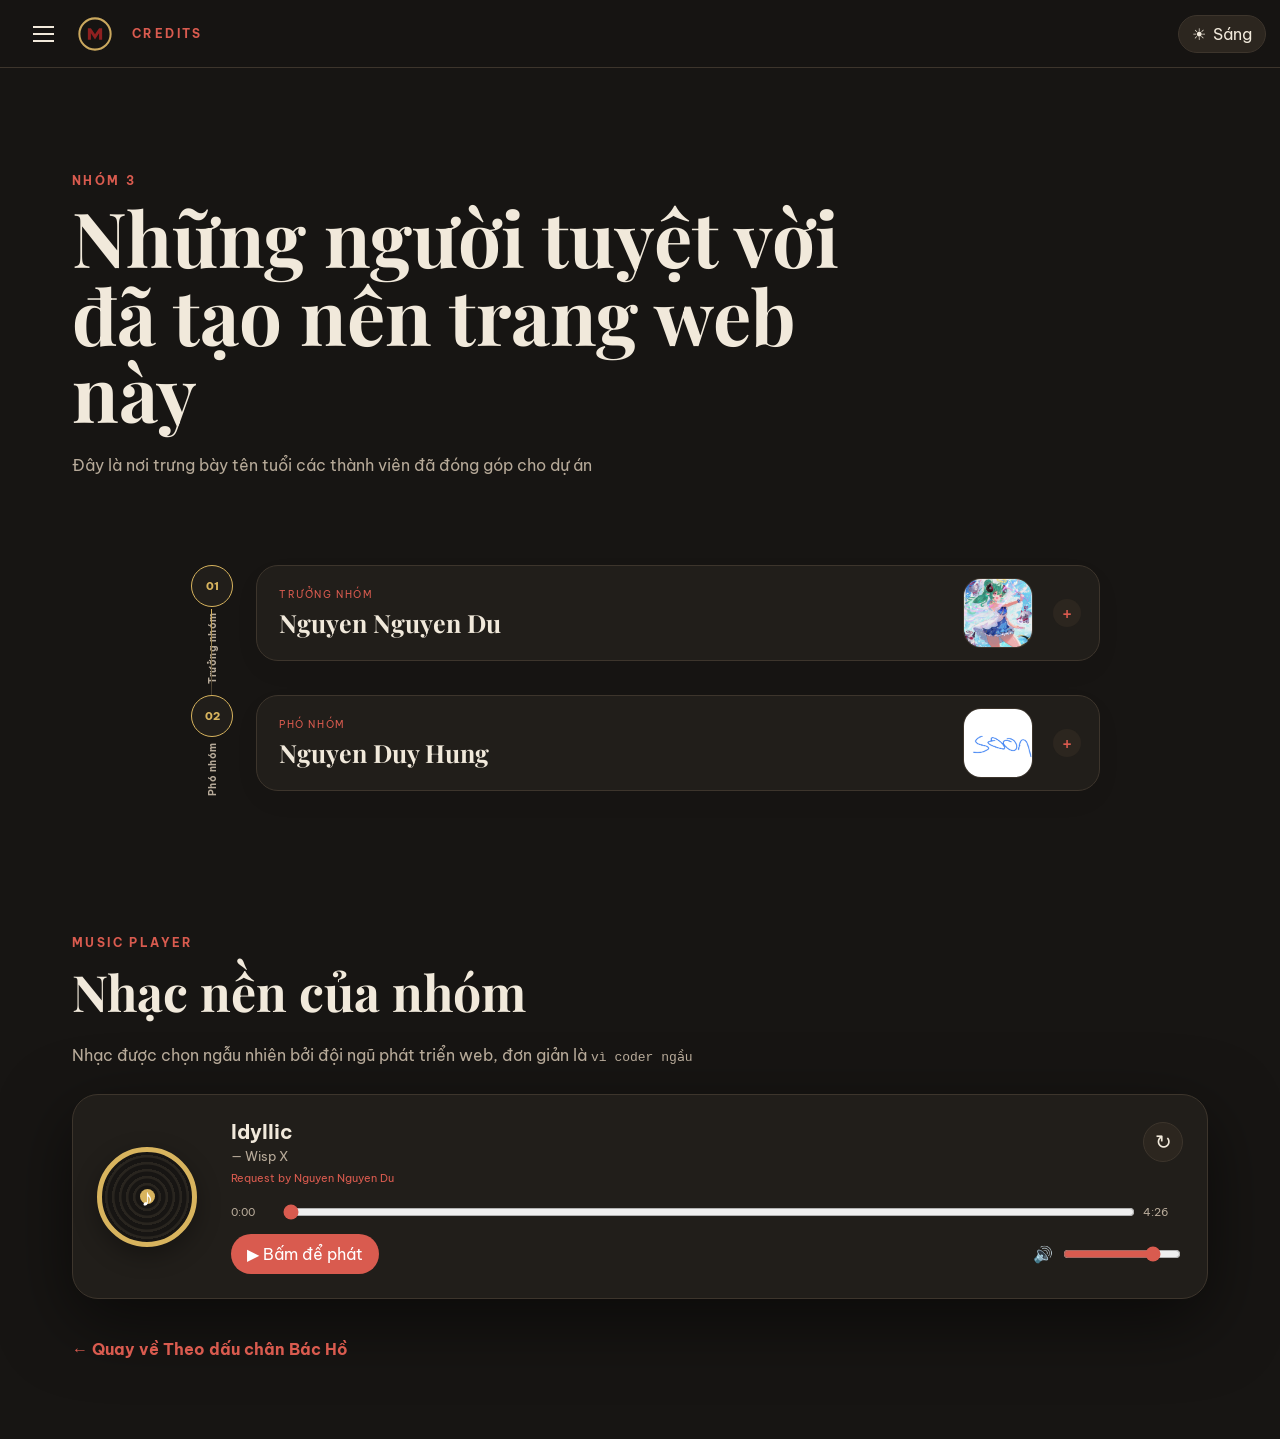
<file: credits.html>
<!DOCTYPE html>
<html lang="vi">
<head>
  <meta charset="UTF-8">
  <meta name="viewport" content="width=device-width, initial-scale=1.0">
  <title>Credits — Theo dấu chân Bác Hồ</title>
  <link rel="preconnect" href="https://fonts.googleapis.com">
  <link rel="preconnect" href="https://fonts.gstatic.com" crossorigin>
  <link href="https://fonts.googleapis.com/css2?family=Be+Vietnam+Pro:wght@400;500;600;700&family=Playfair+Display:wght@600;700&display=swap" rel="stylesheet">
  <link rel="stylesheet" href="css/style.css">
  <link rel="stylesheet" href="css/credits.css">
</head>
<body>
  <header class="topbar credits-topbar">
    <button class="icon-btn" onclick="history.length > 1 ? history.back() : location.href='index.html'" aria-label="Quay lại"><span></span><span></span><span></span></button>
    <button class="brand-home" onclick="location.href='index.html'" aria-label="Về Trang chủ">
      <img src="assets/images/icon/icon.svg" alt="Theo dấu chân Bác Hồ" onerror="this.style.display='none'; this.nextElementSibling.style.display='inline'">
      <span class="brand-fallback">THEO DẤU CHÂN BÁC HỒ</span>
    </button>
    <div class="credits-page-title">CREDITS</div>
    <button id="themeButton" class="theme-top" aria-label="Đổi giao diện">☾ <span>Chế độ</span></button>
  </header>

  <main class="credits-main">
    <section class="credits-hero">
      <div class="kicker">NHÓM 3</div>
      <h1>Những người tuyệt vời đã tạo nên trang web này</h1>
      <p>Đây là nơi trưng bày tên tuổi các thành viên đã đóng góp cho dự án</p>
    </section>

    <section class="members-section">
      <div id="membersTree" class="members-tree"></div>
    </section>

    <section class="music-section">
      <div class="music-heading">
        <div class="kicker">MUSIC PLAYER</div>
        <h2>Nhạc nền của nhóm</h2>
        <p>Nhạc được chọn ngẫu nhiên bởi đội ngũ phát triển web, đơn giản là <code>vì coder ngầu</code></p>
      </div>

      <div class="music-player" id="musicPlayer">
        <div class="record-wheel" id="recordWheel" aria-hidden="true"><span>♪</span></div>
        <div class="music-main">
          <div class="song-line">
            <div>
              <strong id="songName">Chưa có bài nhạc</strong>
              <span id="songAuthor">—</span>
            </div>
            <button id="nextSong" class="next-song" type="button" title="Đổi bài ngẫu nhiên">↻</button>
          </div>
          <div class="song-meta"><span id="songRequest">Request by —</span></div>
          <div class="progress-row">
            <span id="currentTime">0:00</span>
            <input id="progress" type="range" min="0" max="100" value="0" step="0.1" aria-label="Tiến trình nhạc">
            <span id="duration">0:00</span>
          </div>
          <div class="player-controls">
            <button id="playButton" class="play-button" type="button">▶ Phát</button>
            <label class="volume"><span>🔊</span><input id="volume" type="range" min="0" max="1" step="0.01" value="0.8" aria-label="Âm lượng"></label>
          </div>
        </div>
      </div>
      <audio id="audio" preload="metadata"></audio>
    </section>

    <div class="credits-back"><a href="index.html">← Quay về Theo dấu chân Bác Hồ</a></div>
  </main>

  <div id="memberModal" class="member-modal" aria-hidden="true">
    <div class="member-modal-panel" role="dialog" aria-modal="true" aria-labelledby="modalName">
      <button id="closeModal" class="modal-close" type="button" aria-label="Đóng">×</button>
      <div class="modal-photo"><img id="modalImage" src="assets/images/placeholder.svg" alt=""></div>
      <div class="modal-content">
        <div id="modalRole" class="modal-role">Thành viên</div>
        <h2 id="modalName">—</h2>
        <div class="modal-section"><h3>Cảm nghĩ</h3><p id="modalFeeling"></p></div>
        <div class="modal-section"><h3>Social</h3><div id="modalSocial" class="socials"></div></div>
      </div>
    </div>
  </div>

  <div id="songToast" class="song-toast" aria-live="polite">
    <div class="toast-kicker">♪ ĐANG PHÁT</div>
    <strong id="toastSong">—</strong>
    <span>By: <b id="toastAuthor">—</b></span>
    <span>Requested by: <b id="toastRequest">—</b></span>
  </div>

  <script src="js/credits.js"></script>
</body>
</html>
</file>
<file: css/style.css>
:root {
  --red:#8f2020;
  --red2:#b4372d;
  --gold:#caa85e;
  --cream:#f5f0e5;
  --paper:#fbf8f1;
  --ink:#25211d;
  --muted:#756e65;
  --line:#ded5c5;
  --soft:#efe6d7;
  --shadow:0 22px 60px #291b1014;
  --top:68px
}
html[data-theme=dark] {
  --red:#d95b4f;
  --red2:#ef7467;
  --gold:#d8b45e;
  --cream:#171513;
  --paper:#211e1a;
  --ink:#f1e9db;
  --muted:#b7aa99;
  --line:#3d352c;
  --soft:#2c261f;
  --shadow:0 22px 70px #0008
}
* {
  box-sizing:border-box
}
html {
  scroll-behavior:smooth
}
body {
  margin:0;
  background:var(--cream);
  color:var(--ink);
  font-family:'Be Vietnam Pro',sans-serif;
  transition:background .45s,color .35s
}
button {
  font:inherit;
  color:inherit
}
.topbar {
  position:fixed;
  z-index:30;
  top:0;
  left:0;
  right:0;
  height:var(--top);
  display:flex;
  align-items:center;
  padding:0 24px;
  background:color-mix(in srgb,var(--cream) 90%,transparent);
  backdrop-filter:blur(16px);
  border-bottom:1px solid var(--line)
}
.brand {
  font-weight:700;
  letter-spacing:.12em;
  font-size:13px;
  margin-left:16px;
  white-space:nowrap
}
.icon-btn {
  border:0;
  background:transparent;
  cursor:pointer
}
.icon-btn:not(.close) {
  width:38px;
  height:38px;
  display:grid;
  place-content:center;
  gap:5px
}
.icon-btn span {
  width:21px;
  height:2px;
  background:var(--ink);
  display:block
}
.close {
  font-size:30px;
  line-height:1
}
.top-nav {
  margin-left:auto;
  display:flex;
  gap:5px
}
.top-nav button,.drawer button.nav-item {
  border:0;
  background:transparent;
  padding:10px 13px;
  cursor:pointer;
  border-radius:9px
}
.top-nav button:hover,.drawer button.nav-item:hover {
  background:color-mix(in srgb,var(--red) 9%,transparent);
  color:var(--red)
}
.theme-top {
  margin-left:9px;
  border:1px solid var(--line);
  background:var(--soft);
  border-radius:999px;
  padding:8px 13px;
  display:flex;
  align-items:center;
  gap:7px;
  cursor:pointer;
  transition:.3s
}
.theme-top:hover {
  border-color:var(--gold);
  transform:translateY(-1px)
}
.drawer {
  position:fixed;
  z-index:50;
  left:0;
  top:0;
  bottom:0;
  width:min(370px,88vw);
  background:var(--paper);
  box-shadow:25px 0 70px #20150d22;
  transform:translateX(-105%);
  transition:transform .58s cubic-bezier(.22,1,.36,1);
  padding:26px 22px;
  overflow:auto
}
.drawer.open {
  transform:translateX(0)
}
.drawer-head {
  display:flex;
  justify-content:space-between;
  align-items:center;
  padding-bottom:22px;
  border-bottom:1px solid var(--line)
}
.drawer-group {
  margin-top:10px
}
.drawer button.nav-item {
  width:100%;
  text-align:left;
  font-size:15px
}
.drawer-divider {
  height:1px;
  background:var(--line);
  margin:20px 0
}
.theme-toggle {
  width:100%;
  display:flex;
  align-items:center;
  gap:12px;
  border:1px solid var(--line);
  background:var(--soft);
  padding:13px 15px;
  border-radius:12px;
  cursor:pointer;
  text-align:left
}
.backdrop {
  position:fixed;
  z-index:40;
  inset:0;
  background:#16100d88;
  opacity:0;
  pointer-events:none;
  transition:opacity .4s
}
.backdrop.show {
  opacity:1;
  pointer-events:auto
}
#main {
  min-height:calc(100vh - 68px);
  padding-top:68px
}
.page {
  animation:pageIn .65s cubic-bezier(.22,1,.36,1)
}
@keyframes pageIn {
  from {
    opacity:0;
    transform:translateY(24px)
  }
  to {
    opacity:1;
    transform:none
  }
}
.hero {
  min-height:calc(100vh - 68px);
  display:grid;
  place-items:center;
  text-align:center;
  padding:60px 22px;
  position:relative;
  overflow:hidden
}
.hero:before {
  content:'';
  position:absolute;
  width:700px;
  height:700px;
  border-radius:50%;
  background:radial-gradient(circle,color-mix(in srgb,var(--gold) 14%,transparent),transparent 67%);
  top:0;
  left:50%;
  transform:translateX(-50%)
}
.hero-inner {
  max-width:900px;
  position:relative
}
.eyebrow {
  letter-spacing:.28em;
  font-size:12px;
  color:var(--red);
  font-weight:700
}
.hero-title,.section h2,.life-copy h3,.event-body h3,.media-info h3,.detail-copy h2 {
  font-family:'Playfair Display',serif
}
.hero-title {
  font-size:clamp(34px,6vw,72px);
  line-height:1.08;
  margin:18px 0
}
.hero-sub {
  max-width:700px;
  margin:0 auto 30px;
  color:var(--muted);
  font-size:17px;
  line-height:1.8
}
.portrait {
  width:min(320px,70vw);
  height:420px;
  margin:0 auto 30px;
  background:linear-gradient(135deg,var(--soft),#aa9a80);
  border:10px solid var(--paper);
  box-shadow:var(--shadow);
  display:grid;
  place-items:center;
  color:var(--muted);
  overflow:hidden
}
.portrait img {
  width:100%;
  height:100%;
  object-fit:cover
}
.cta {
  display:inline-flex;
  align-items:center;
  gap:10px;
  border:1px solid var(--red);
  background:var(--red);
  color:#fff;
  padding:13px 20px;
  border-radius:999px;
  cursor:pointer;
  transition:.3s
}
.cta:hover {
  transform:translateY(-3px);
  box-shadow:0 12px 25px color-mix(in srgb,var(--red) 25%,transparent)
}
.section {
  max-width:1180px;
  margin:auto;
  padding:90px 22px
}
.section-head {
  max-width:820px;
  margin-bottom:42px
}
.kicker {
  color:var(--red);
  font-weight:700;
  font-size:12px;
  letter-spacing:.2em;
  text-transform:uppercase
}
.section h2 {
  font-size:clamp(32px,5vw,54px);
  margin:10px 0
}
.section-lead {
  color:var(--muted);
  line-height:1.8
}
.quote {
  border-left:4px solid var(--gold);
  padding:18px 25px;
  background:var(--paper);
  color:var(--muted);
  line-height:1.8;
  margin:35px 0
}
.life-list {
  display:flex;
  flex-direction:column;
  gap:26px
}
.life-row {
  border:1px solid var(--line);
  background:var(--paper);
  border-radius:22px;
  padding:0;
  display:grid;
  grid-template-columns:42% 58%;
  overflow:hidden;
  text-align:left;
  cursor:pointer;
  box-shadow:0 10px 30px #291b1007;
  transition:.5s cubic-bezier(.22,1,.36,1)
}
.life-row.reverse {
  grid-template-columns:58% 42%
}
.life-row.reverse .life-image {
  order:2
}
.life-row:hover {
  transform:translateY(-6px);
  box-shadow:var(--shadow)
}
.life-image {
  min-height:310px;
  background:linear-gradient(135deg,var(--soft),#b7a68d);
  overflow:hidden
}
.life-image img {
  width:100%;
  height:100%;
  object-fit:cover;
  transition:transform .65s
}
.life-row:hover img {
  transform:scale(1.04)
}
.life-copy {
  padding:42px;
  align-self:center
}
.life-copy>span,.detail-copy>span {
  color:var(--red);
  font-weight:700;
  font-size:13px
}
.life-copy h3 {
  font-size:34px;
  line-height:1.15;
  margin:10px 0 15px
}
.life-copy p {
  color:var(--muted);
  line-height:1.8
}
.life-copy b {
  color:var(--red);
  font-size:14px
}
.scroll-reveal {
  opacity:0;
  transform:translateY(32px);
  transition:opacity .7s,transform .7s
}
.scroll-reveal.visible {
  opacity:1;
  transform:none
}
.timeline {
  position:relative;
  margin-top:40px
}
.timeline:before {
  content:'';
  position:absolute;
  left:105px;
  top:0;
  bottom:0;
  width:1px;
  background:var(--line)
}
.event {
  display:grid;
  grid-template-columns:90px 1fr;
  gap:45px;
  position:relative;
  margin:0 0 28px
}
.event .date {
  text-align:right;
  color:var(--red);
  font-weight:700;
  padding-top:10px
}
.event .dot {
  position:absolute;
  left:100px;
  top:17px;
  width:11px;
  height:11px;
  border-radius:50%;
  background:var(--gold);
  box-shadow:0 0 0 6px var(--cream)
}
.event-body {
  width:100%;
  text-align:left;
  background:var(--paper);
  border:1px solid var(--line);
  border-radius:16px;
  padding:22px 25px;
  cursor:pointer;
  transition:.35s
}
.event-body:hover {
  transform:translateX(5px);
  border-color:var(--gold);
  box-shadow:var(--shadow)
}
.event-body h3 {
  margin:0 0 8px;
  font-size:25px
}
.event-body p {
  color:var(--muted);
  line-height:1.7;
  margin:0
}
.event-body span {
  display:block;
  color:var(--red);
  font-size:13px;
  font-weight:700;
  margin-top:13px
}
.media-tabs {
  display:flex;
  gap:8px;
  flex-wrap:wrap;
  margin-bottom:25px
}
.tab {
  border:1px solid var(--line);
  background:transparent;
  border-radius:999px;
  padding:10px 15px;
  cursor:pointer;
  transition:.25s
}
.tab:hover {
  border-color:var(--gold)
}
.tab.active {
  background:var(--red);
  color:#fff;
  border-color:var(--red)
}
.masonry {
  column-count:3;
  column-gap:22px
}
.media-card {
  background:var(--paper);
  border:1px solid var(--line);
  border-radius:18px;
  overflow:hidden;
  transition:.35s;
  break-inside:avoid;
  margin:0 0 22px
}
.media-card:hover {
  transform:translateY(-5px);
  box-shadow:var(--shadow)
}
.media-thumb,.video-frame {
  background:linear-gradient(135deg,var(--soft),#a99a82);
  overflow:hidden
}
.media-thumb img {
  display:block;
  width:100%;
  height:auto;
  min-height:180px;
  object-fit:cover;
  transition:.5s
}
.image-card {
  cursor:pointer
}
.image-card:hover img {
  transform:scale(1.035)
}
.media-info {
  padding:17px 19px
}
.media-info small {
  color:var(--red);
  font-weight:700
}
.media-info h3 {
  margin:6px 0;
  font-size:23px
}
.media-info p {
  margin:0;
  color:var(--muted);
  font-size:13px;
  line-height:1.6
}
.video-frame {
  aspect-ratio:16/10
}
.video-frame iframe {
  display:block;
  width:100%;
  height:100%;
  border:0
}
.video-placeholder {
  height:100%;
  display:flex;
  flex-direction:column;
  align-items:center;
  justify-content:center;
  gap:7px;
  color:var(--muted);
  text-align:center;
  padding:20px
}
.video-placeholder span {
  width:54px;
  height:54px;
  border-radius:50%;
  display:grid;
  place-items:center;
  background:var(--red);
  color:white;
  font-size:20px
}
.video-placeholder a {
  color:var(--red);
  font-size:13px
}
.missing {
  display:grid!important;
  place-items:center!important;
  color:var(--muted)!important
}
.missing:after {
  content:'Chưa có ảnh — thêm file vào assets/images/';
  padding:20px;
  text-align:center
}
.source {
  font-size:12px;
  color:var(--muted);
  margin-top:18px
}
.source a {
  color:var(--red)
}
footer {
  padding:35px 22px;
  border-top:1px solid var(--line);
  display:flex;
  justify-content:space-between;
  color:var(--muted);
  font-size:12px;
  letter-spacing:.04em
}
.modal {
  position:fixed;
  inset:0;
  z-index:80;
  background:#17110dd9;
  display:grid;
  place-items:center;
  padding:20px;
  opacity:0;
  pointer-events:none;
  transition:.35s
}
.modal.show {
  opacity:1;
  pointer-events:auto
}
.modal-box {
  background:var(--paper);
  max-width:1050px;
  width:100%;
  max-height:90vh;
  overflow:auto;
  border-radius:24px;
  padding:30px;
  transform:translateY(25px) scale(.98);
  transition:.45s
}
.modal.show .modal-box {
  transform:none
}
.modal-close {
  float:right;
  border:0;
  background:transparent;
  font-size:28px;
  cursor:pointer
}
.detail-page {
  display:grid;
  grid-template-columns:44% 56%;
  gap:34px;
  align-items:start;
  padding-top:8px
}
.detail-media {
  position:sticky;
  top:0
}
.detail-media img {
  width:100%;
  aspect-ratio:4/3;
  object-fit:cover;
  border-radius:15px;
  background:var(--soft)
}
.detail-media.single {
  position:static
}
.detail-media.single img {
  max-height:60vh;
  aspect-ratio:auto;
  object-fit:contain
}
.detail-media small {
  display:block;
  color:var(--muted);
  font-size:11px;
  margin-top:8px
}
.detail-copy {
  padding:15px 10px 20px 0
}
.detail-copy h2 {
  font-size:38px;
  line-height:1.15;
  margin:10px 0 20px
}
.detail-copy h4 {
  color:var(--red);
  margin:24px 0 7px
}
.detail-copy p {
  line-height:1.9;
  color:var(--muted)
}
.detail-note {
  padding:14px;
  background:var(--soft);
  border-radius:10px;
  font-size:12px;
  color:var(--muted)
}
.historical-meta {
  display:flex;
  gap:8px;
  flex-wrap:wrap;
  margin:0 0 18px
}
.pill {
  border:1px solid var(--line);
  border-radius:999px;
  padding:6px 10px;
  color:var(--muted);
  font-size:12px
}
.map-wrap {
  height:520px;
  border:1px solid var(--line);
  border-radius:22px;
  overflow:hidden;
  box-shadow:var(--shadow);
  background:var(--paper)
}
#journeyMap {
  height:100%;
  width:100%
}
.map-caption {
  display:flex;
  justify-content:space-between;
  gap:15px;
  margin-top:14px;
  color:var(--muted);
  font-size:13px
}
.leaflet-popup-content-wrapper,.leaflet-popup-tip {
  background:var(--paper);
  color:var(--ink)
}
.leaflet-container {
  font-family:'Be Vietnam Pro',sans-serif
}
.map-popup strong {
  font-family:'Playfair Display',serif;
  font-size:18px
}
.map-popup p {
  color:var(--muted);
  line-height:1.5
}
.map-popup b {
  color:var(--red)
}
.journey-grid {
  display:grid;
  grid-template-columns:1.2fr .8fr;
  gap:28px;
  align-items:start
}
.loading-note {
  padding:20px;
  background:var(--soft);
  border-radius:12px;
  color:var(--muted)
}
#loader {
  position:fixed;
  inset:0;
  z-index:100;
  background:var(--cream);
  display:grid;
  place-items:center;
  align-content:center;
  gap:12px;
  transition:opacity .65s,visibility .65s
}
.loader-mark {
  font:700 60px 'Playfair Display',serif;
  color:var(--red)
}
.loader-line {
  width:160px;
  height:2px;
  background:var(--line);
  position:relative;
  overflow:hidden
}
.loader-line:after {
  content:'';
  position:absolute;
  left:-50%;
  width:50%;
  height:100%;
  background:var(--gold);
  animation:loadline 1s infinite
}
@keyframes loadline {
  to {
    left:100%
  }
}
#loader span {
  font-size:11px;
  letter-spacing:.22em;
  color:var(--muted)
}
#loader.done {
  opacity:0;
  visibility:hidden
}
@media(max-width:950px) {
  .top-nav {
    display:none
  }
  .journey-grid {
    grid-template-columns:1fr
  }
  .masonry {
    column-count:2
  }
}
@media(max-width:800px) {
  .life-row,.life-row.reverse {
    grid-template-columns:1fr
  }
  .life-row.reverse .life-image {
    order:0
  }
  .life-image {
    min-height:240px
  }
  .timeline:before {
    left:17px
  }
  .event {
    grid-template-columns:1fr;
    gap:8px;
    padding-left:42px
  }
  .event .date {
    text-align:left
  }
  .event .dot {
    left:12px
  }
  .detail-page {
    grid-template-columns:1fr
  }
  .detail-media {
    position:static
  }
  .portrait {
    height:350px
  }
  .theme-top span {
    display:none
  }
}
@media(max-width:600px) {
  .masonry {
    column-count:1
  }
  .hero-title {
    font-size:36px
  }
  .section {
    padding:65px 17px
  }
  .life-copy {
    padding:28px
  }
  .life-copy h3 {
    font-size:28px
  }
  .map-wrap {
    height:410px
  }
  footer {
    flex-direction:column;
    gap:8px
  }
  .theme-top {
    padding:8px 10px
  }
  .brand {
    font-size:11px;
    margin-left:9px
  }
}


/* ============================================================
   V3 PATCH — route map, hero overlay, responsive theme button
   ============================================================ */
   /* hero overlay la j v:sob:*/

.hero {
  min-height: calc(100vh - var(--top));
  padding: 0 22px;
  isolation: isolate;
}

.hero-backdrop {
  position: absolute;
  inset: 0;
  z-index: -3;
  background:
    linear-gradient(120deg, #17110dcc 0%, #17110d66 45%, #17110d9e 100%),
    url('../assets/images/home/bac-ho.jpg') center / cover no-repeat,
    linear-gradient(135deg, var(--soft), #aa9a80);
  transform: scale(1.015);
}

.hero-overlay {
  position: absolute;
  inset: 0;
  z-index: -2;
  background:
    radial-gradient(circle at 50% 42%, transparent 0, #17110d18 42%, #17110d72 100%);
}

.hero-overlay-content {
  color: #fff;
  text-shadow: 0 2px 22px #0008;
}

.hero-overlay-content .hero-sub {
  color: #f7efe2dd;
}

.hero-overlay-content .eyebrow {
  color: #f0c96b;
}

.hero-overlay-content .cta {
  box-shadow: 0 12px 35px #0005;
}

.home-intro {
  scroll-margin-top: var(--top);
}

.topbar {
  padding-right: 118px;
}

.top-nav {
  margin-left: auto;
  margin-right: 8px;
  padding-right: 0;
}

.theme-top {
  position: absolute;
  right: 14px;
  top: 50%;
  transform: translateY(-50%);
  margin: 0;
  white-space: nowrap;
}

.theme-top:hover {
  transform: translateY(calc(-50% - 1px));
}

.route-arrow-icon {
  background: transparent;
  border: 0;
  color: var(--red);
  font-size: 22px;
  font-weight: 800;
  line-height: 30px;
  text-align: center;
  text-shadow: 0 1px 4px #fff;
}

.route-arrow-icon span {
  display: block;
  transform-origin: center;
  transition: transform 180ms linear;
}

.journey-list {
  display: grid;
  gap: 8px;
  max-height: 520px;
  overflow: auto;
  padding-right: 4px;
}

.journey-item {
  display: grid;
  grid-template-columns: 38px 1fr;
  align-items: center;
  gap: 10px;
  width: 100%;
  border: 1px solid var(--line);
  background: var(--paper);
  border-radius: 12px;
  padding: 10px 12px;
  text-align: left;
  cursor: pointer;
  transition: .25s ease;
}

.journey-item:hover {
  border-color: var(--gold);
  transform: translateX(3px);
}

.journey-item > span {
  display: grid;
  place-items: center;
  width: 30px;
  height: 30px;
  border-radius: 50%;
  background: var(--soft);
  color: var(--red);
  font-size: 11px;
  font-weight: 700;
}

.journey-item b,
.journey-item small {
  display: block;
}

.journey-item b {
  font-size: 13px;
}

.journey-item small {
  margin-top: 2px;
  color: var(--muted);
  font-size: 11px;
}

@media (max-width: 950px) {
  .topbar {
    padding-right: 105px;
  }

  .brand {
    overflow: hidden;
    text-overflow: ellipsis;
    max-width: 38vw;
  }
}

@media (max-width: 600px) {
  .topbar {
    height: 62px;
    padding: 0 92px 0 13px;
  }

  #main {
    padding-top: 62px;
  }

  .theme-top {
    right: 9px;
    padding: 7px 9px;
    gap: 5px;
    font-size: 12px;
  }

  .theme-top span {
    display: inline;
  }

  .brand {
    max-width: 45vw;
    font-size: 10px;
    letter-spacing: .08em;
  }

  .hero {
    min-height: calc(100vh - 62px);
  }

  .hero-title {
    font-size: clamp(31px, 9vw, 42px);
  }

  .hero-sub {
    font-size: 14px;
  }

  .journey-list {
    max-height: none;
  }
}

@media (max-width: 390px) {
  .theme-top span {
    display: none;
  }

  .topbar {
    padding-right: 58px;
  }

  .brand {
    max-width: 48vw;
  }
}


/* ============================================================
   V4 PATCH — media category swipe, drawer above Leaflet, credits
   ============================================================ */
.brand-home {
  border:0;
  background:transparent;
  padding:0;
  margin-left:16px;
  cursor:pointer;
  display:flex;
  align-items:center;
  min-width:0;
}
.brand-home img {
  width:34px;
  height:34px;
  object-fit:contain;
  display:block;
}
.brand-fallback {
  display:none;
  font-weight:700;
  letter-spacing:.12em;
  font-size:13px;
  white-space:nowrap;
}
.topbar { z-index:1000; }
.drawer { z-index:1200; }
.backdrop { z-index:1150; }
.media-tabs {
  display:flex;
  flex-wrap:nowrap;
  gap:8px;
  overflow-x:auto;
  overflow-y:hidden;
  padding:4px 2px 12px;
  margin-bottom:25px;
  scrollbar-width:thin;
  -webkit-overflow-scrolling:touch;
  scroll-snap-type:x proximity;
}
.media-tabs::-webkit-scrollbar { height:6px; }
.media-tabs::-webkit-scrollbar-thumb { background:var(--line); border-radius:99px; }
.media-tabs .tab { flex:0 0 auto; white-space:nowrap; scroll-snap-align:start; }
.credits-nav {
  width:42px; height:42px; flex:0 0 42px; margin-left:4px; padding:5px;
  border:1px solid var(--line); border-radius:50%; background:var(--soft);
  display:grid; place-items:center; cursor:pointer; transition:.25s ease;
}
.credits-nav img { width:25px; height:25px; object-fit:contain; }
.credits-nav > span { display:inline; font-size:13px; font-weight:700; color:var(--gold); }
.credits-nav > img { display:none; }
.credits-text { letter-spacing:.03em; }
.credits-nav:hover { border-color:var(--gold); transform:translateY(-1px); }
.credits-drawer-item { display:flex !important; align-items:center; gap:10px; }
.credits-drawer-item img { width:22px; height:22px; object-fit:contain; }
@media(max-width:600px) {
  .brand-home { margin-left:9px; }
  .brand-home img { width:30px; height:30px; }
  .brand-fallback { font-size:10px; }
  .media-tabs { margin-right:-17px; padding-right:17px; }
}


/* Mobile-friendly custom console for checking document.title changes. */
.debug-console {
  position:fixed;
  z-index:120;
  right:14px;
  bottom:14px;
  width:min(360px, calc(100vw - 28px));
  height:190px;
  display:flex;
  flex-direction:column;
  overflow:hidden;
  border:1px solid var(--line);
  border-radius:14px;
  background:color-mix(in srgb, var(--paper) 94%, #000 6%);
  box-shadow:0 14px 38px #0004;
  backdrop-filter:blur(14px);
  font:12px/1.45 ui-monospace, SFMono-Regular, Menlo, Consolas, monospace;
}
.debug-console-head {
  flex:0 0 auto;
  padding:7px 10px;
  color:var(--gold);
  font-weight:800;
  letter-spacing:.08em;
  border-bottom:1px solid var(--line);
}
.debug-console-output {
  min-height:0;
  overflow-y:auto;
  padding:7px 10px 10px;
  overscroll-behavior:contain;
}
.debug-line {
  min-height:17px;
  white-space:pre-wrap;
  overflow-wrap:anywhere;
}
.debug-title-line {
  color:var(--ink);
}
.debug-separator {
  margin:4px 0;
  color:var(--muted);
}
.debug-error-line {
  color:var(--red2);
  font-weight:700;
}
@media (max-width:640px) {
  .debug-console {
    right:8px;
    bottom:8px;
    width:calc(100vw - 16px);
    height:150px;
    border-radius:12px;
  }
}
</file>
<file: css/credits.css>
.credits-main {
  min-height:100vh;
  padding:calc(var(--top) + 70px) 22px 80px;
  max-width:1180px;
  margin:auto;
}
.credits-topbar { padding-right:118px; }
.credits-page-title {
  margin-left:20px;
  color:var(--red);
  font-size:12px;
  font-weight:700;
  letter-spacing:.2em;
}
.credits-hero { max-width:800px; padding:35px 0 50px; }
.credits-hero h1,
.music-heading h2,
.member-card h2 {
  font-family:'Playfair Display',serif;
}
.credits-hero h1 { font-size:clamp(42px,7vw,76px); line-height:1.02; margin:10px 0 20px; }
.credits-hero p,
.music-heading p { color:var(--muted); line-height:1.8; max-width:720px; }
.members-grid {
  display:grid;
  grid-template-columns:repeat(2,minmax(0,1fr));
  gap:20px;
}
.member-card {
  position:relative;
  overflow:hidden;
  background:var(--paper);
  border:1px solid var(--line);
  border-radius:24px;
  padding:28px;
  box-shadow:0 16px 45px #291b1008;
  transition:.35s ease;
}
.member-card:hover { transform:translateY(-5px); box-shadow:var(--shadow); border-color:var(--gold); }
.member-number { color:var(--gold); font-size:12px; font-weight:700; letter-spacing:.16em; }
.member-card h2 { margin:8px 0 9px; font-size:32px; }
.member-desc { color:var(--muted); line-height:1.75; margin:0 0 20px; }
.member-block { border-top:1px solid var(--line); padding-top:15px; margin-top:15px; }
.member-block h3 { font-size:11px; color:var(--red); letter-spacing:.15em; margin:0 0 9px; text-transform:uppercase; }
.member-block p { color:var(--muted); line-height:1.7; margin:0; }
.task-list { margin:0; padding-left:19px; color:var(--muted); line-height:1.8; }
.socials { display:flex; flex-wrap:wrap; gap:8px; }
.social-link {
  display:inline-flex; align-items:center; gap:7px; padding:8px 11px;
  border:1px solid var(--line); border-radius:999px; color:var(--ink);
  text-decoration:none; font-size:12px; transition:.25s;
}
.social-link:hover { border-color:var(--gold); color:var(--red); transform:translateY(-2px); }
.social-icon { width:21px; height:21px; display:grid; place-items:center; border-radius:50%; background:var(--soft); font-size:12px; font-weight:800; }
.music-section { margin-top:80px; }
.music-heading { margin-bottom:24px; }
.music-heading h2 { font-size:clamp(32px,5vw,50px); margin:8px 0; }
.music-player {
  display:grid;
  grid-template-columns:110px 1fr;
  gap:24px;
  align-items:center;
  padding:24px;
  background:var(--paper);
  border:1px solid var(--line);
  border-radius:26px;
  box-shadow:var(--shadow);
}
.record-wheel {
  width:100px; height:100px; border-radius:50%;
  display:grid; place-items:center;
  background:repeating-radial-gradient(circle,#171513 0 4px,#29251f 5px 7px);
  border:5px solid var(--gold);
  box-shadow:0 8px 25px #0005;
}
.record-wheel:after { content:''; position:absolute; width:15px; height:15px; border-radius:50%; background:var(--gold); }
.record-wheel span { position:relative; z-index:1; color:#fff; font-size:24px; }
.record-wheel.playing { animation:spinRecord 2.8s linear infinite; }
@keyframes spinRecord { to { transform:rotate(360deg); } }
.song-line { display:flex; justify-content:space-between; align-items:center; gap:12px; }
.song-line strong { display:block; font-size:20px; }
.song-line span { display:block; color:var(--muted); margin-top:4px; font-size:13px; }
.next-song { border:1px solid var(--line); background:var(--soft); border-radius:50%; width:40px; height:40px; cursor:pointer; font-size:20px; }
.song-meta { margin-top:7px; color:var(--red); font-size:11px; }
.progress-row { display:grid; grid-template-columns:40px 1fr 40px; gap:10px; align-items:center; margin-top:17px; color:var(--muted); font-size:11px; }
.progress-row input, .volume input { accent-color:var(--red); width:100%; }
.player-controls { display:flex; align-items:center; justify-content:space-between; gap:20px; margin-top:12px; }
.play-button { border:0; background:var(--red); color:#fff; border-radius:999px; padding:10px 16px; cursor:pointer; }
.volume { display:flex; align-items:center; gap:8px; width:150px; }
.credits-back { margin-top:40px; }
.credits-back a { color:var(--red); text-decoration:none; font-weight:700; }
.empty-members { padding:30px; border:1px dashed var(--line); border-radius:18px; color:var(--muted); }
@media(max-width:800px) {
  .members-grid { grid-template-columns:1fr; }
  .music-player { grid-template-columns:1fr; }
  .record-wheel { margin:auto; }
  .credits-page-title { display:none; }
}
@media(max-width:600px) {
  .credits-main { padding-left:17px; padding-right:17px; }
  .credits-topbar { padding-right:75px; }
  .credits-hero { padding-top:20px; }
  .credits-hero h1 { font-size:43px; }
  .member-card { padding:22px; }
  .music-player { padding:18px; }
  .player-controls { align-items:stretch; flex-direction:column; }
  .volume { width:100%; }
}

/* Credits tree */
.members-tree { position:relative; max-width:920px; margin:10px auto 0; padding:10px 0 30px; }
.credit-level { position:relative; padding:0 0 34px 76px; }
.credit-level:not(:last-child)::after { content:''; position:absolute; left:31px; top:44px; bottom:0; width:1px; background:linear-gradient(var(--gold),var(--line)); }
.level-label { position:absolute; left:0; top:0; width:64px; display:flex; flex-direction:column; align-items:center; gap:5px; text-align:center; }
.level-label span { width:42px; height:42px; display:grid; place-items:center; border:1px solid var(--gold); border-radius:50%; color:var(--gold); font-size:11px; font-weight:800; background:var(--paper); }
.level-label strong { font-size:10px; color:var(--muted); letter-spacing:.05em; writing-mode:vertical-rl; transform:rotate(180deg); }
.level-list { display:flex; flex-direction:column; gap:12px; }
.member-node { width:100%; min-height:94px; display:grid; grid-template-columns:1fr 74px 28px; align-items:center; gap:16px; text-align:left; padding:12px 18px 12px 22px; color:var(--ink); background:var(--paper); border:1px solid var(--line); border-radius:22px; cursor:pointer; box-shadow:0 10px 30px #291b1008; transition:transform .25s ease,border-color .25s ease,box-shadow .25s ease; }
.member-node:hover { transform:translateX(6px); border-color:var(--gold); box-shadow:var(--shadow); }
.member-node-text { display:flex; flex-direction:column; gap:5px; }
.member-node-text small { color:var(--red); font-size:10px; letter-spacing:.16em; text-transform:uppercase; }
.member-node-text strong { font-family:'Playfair Display',serif; font-size:25px; }
.member-node img { width:70px; height:70px; object-fit:cover; border-radius:18px; border:1px solid var(--line); background:var(--soft); }
.node-arrow { width:28px; height:28px; display:grid; place-items:center; border-radius:50%; background:var(--soft); color:var(--red); font-size:20px; }

.member-modal { position:fixed; inset:0; z-index:9999; display:grid; place-items:center; padding:20px; background:rgba(18,14,10,.66); backdrop-filter:blur(10px); opacity:0; visibility:hidden; pointer-events:none; transition:.28s ease; }
.member-modal.open { opacity:1; visibility:visible; pointer-events:auto; }
.member-modal-panel { position:relative; width:min(850px,100%); max-height:min(760px,92vh); overflow:auto; display:grid; grid-template-columns:260px 1fr; gap:30px; padding:30px; border:1px solid var(--line); border-radius:30px; background:var(--paper); box-shadow:0 30px 90px #0006; transform:translateY(20px) scale(.98); transition:.32s ease; }
.member-modal.open .member-modal-panel { transform:none; }
.modal-close { position:absolute; top:14px; right:14px; z-index:2; width:38px; height:38px; border:1px solid var(--line); border-radius:50%; background:var(--soft); color:var(--ink); font-size:25px; cursor:pointer; }
.modal-photo img { width:100%; aspect-ratio:1; object-fit:cover; border-radius:24px; border:1px solid var(--line); background:var(--soft); }
.modal-role { color:var(--red); font-size:11px; letter-spacing:.16em; text-transform:uppercase; font-weight:700; }
.modal-content h2 { font-family:'Playfair Display',serif; font-size:46px; line-height:1; margin:8px 0 14px; }
.modal-desc,.modal-section p,.modal-section li { color:var(--muted); line-height:1.75; }
.modal-section { border-top:1px solid var(--line); margin-top:18px; padding-top:15px; }
.modal-section h3 { margin:0 0 8px; font-size:11px; color:var(--red); letter-spacing:.15em; text-transform:uppercase; }
.modal-section ul { margin:0; padding-left:18px; }

.song-toast { position:fixed; z-index:10000; top:20px; left:50%; width:min(460px,calc(100% - 28px)); padding:16px 20px; transform:translate(-50%,-150%); opacity:0; border:1px solid var(--gold); border-radius:20px; background:color-mix(in srgb,var(--paper) 94%,transparent); box-shadow:0 18px 55px #0004; backdrop-filter:blur(16px); display:flex; flex-direction:column; gap:3px; pointer-events:none; }
.song-toast.show { animation:songToastInOut 6s ease forwards; }
.song-toast .toast-kicker { color:var(--red); font-size:10px; letter-spacing:.17em; font-weight:800; }
.song-toast strong { font-family:'Playfair Display',serif; font-size:20px; }
.song-toast span { color:var(--muted); font-size:12px; }
@keyframes songToastInOut { 0% { transform:translate(-50%,-150%); opacity:0; } 12% { transform:translate(-50%,0); opacity:1; } 80% { transform:translate(-50%,0); opacity:1; } 100% { transform:translate(-50%,-150%); opacity:0; } }
@media(max-width:650px) {
  .credit-level { padding-left:62px; }
  .level-label { width:50px; }
  .level-label span { width:36px; height:36px; }
  .member-node { grid-template-columns:1fr 60px 26px; gap:10px; padding:10px 12px 10px 15px; }
  .member-node img { width:56px; height:56px; border-radius:14px; }
  .member-node-text strong { font-size:20px; }
  .member-modal-panel { grid-template-columns:1fr; padding:22px; gap:18px; }
  .modal-photo { width:150px; margin:auto; }
  .modal-content h2 { font-size:38px; }
}
</file>
